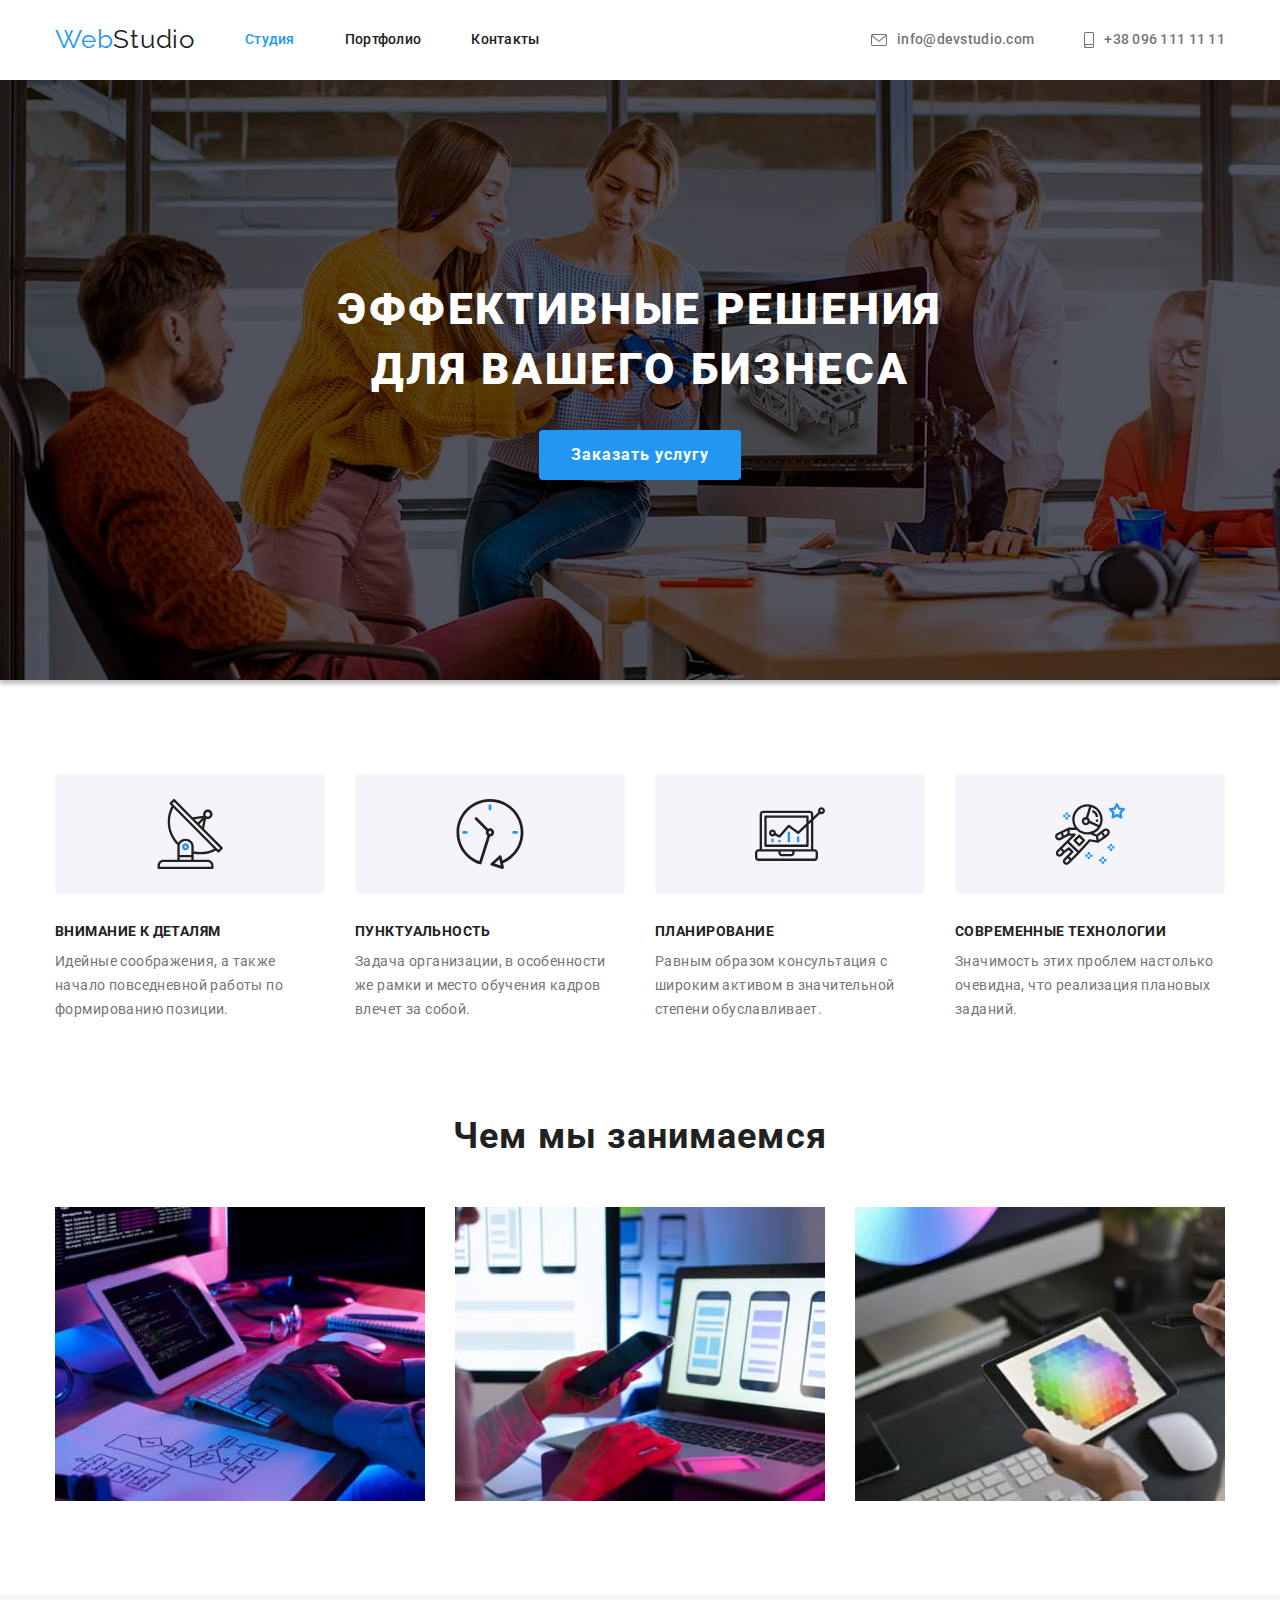
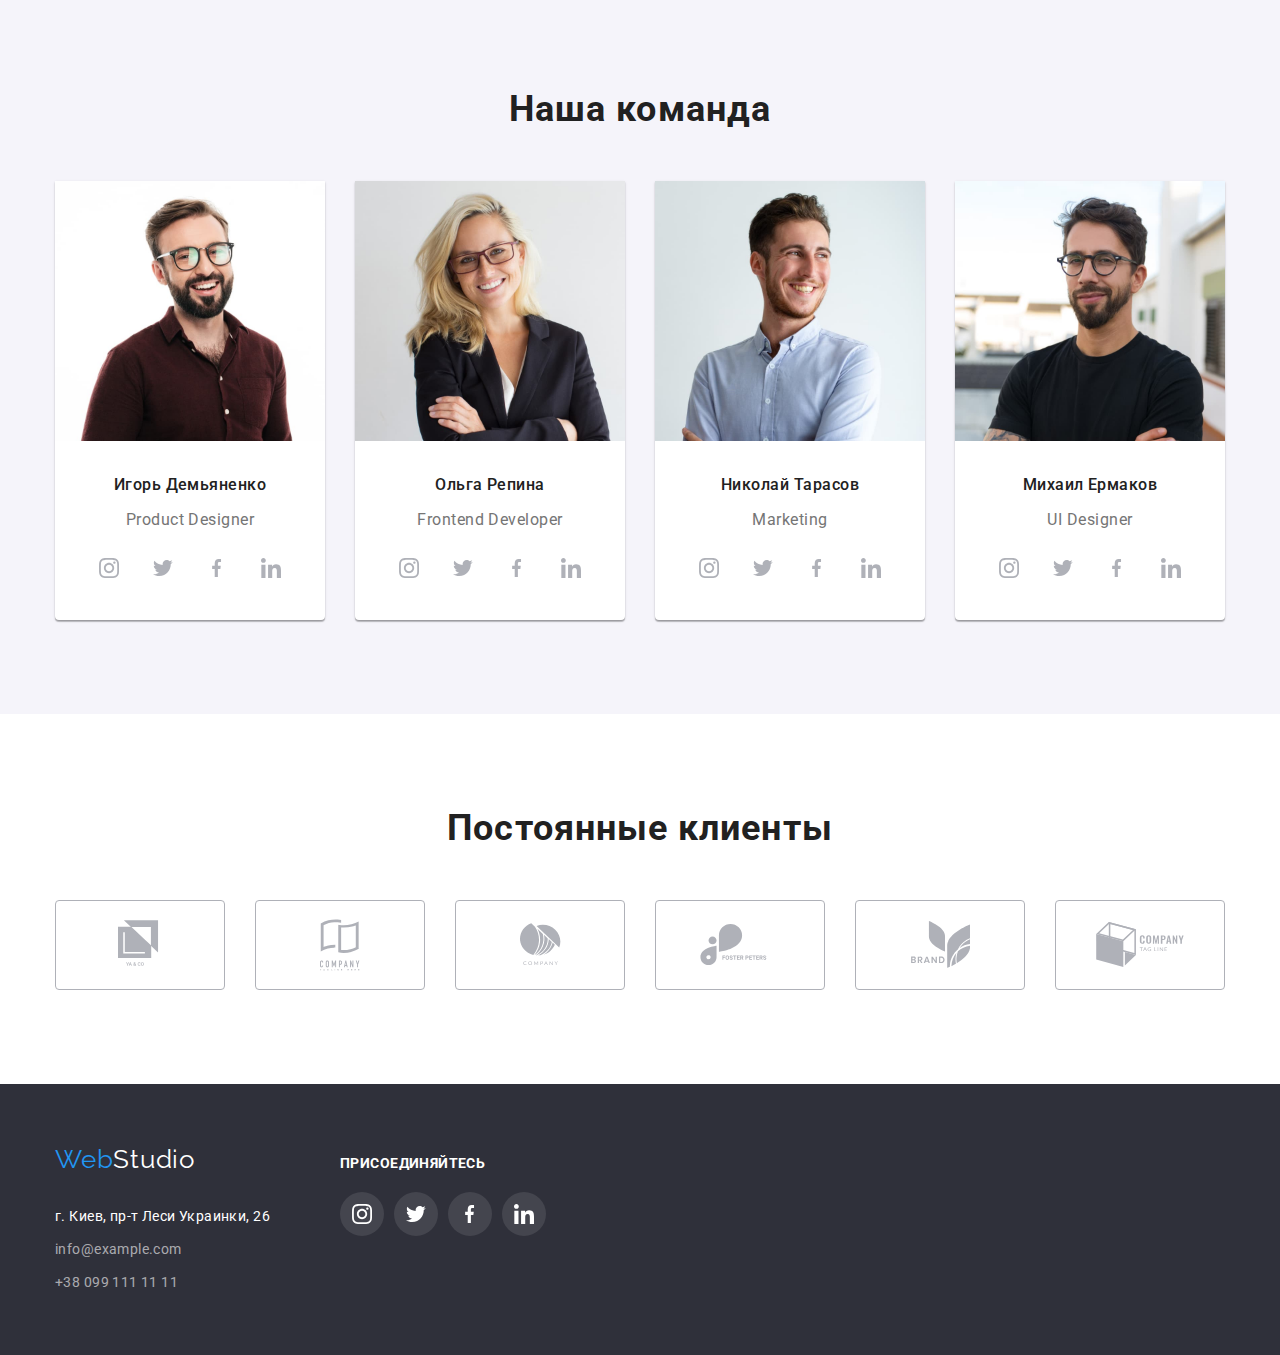
<file: index.html>
<!DOCTYPE html>
<html lang="ru">
  <head>
    <meta charset="UTF-8" />
    <meta name="viewport" content="width=device-width, initial-scale=1.0" />
    <title>Document</title>
    <link
      href="https://fonts.googleapis.com/css2?family=Raleway:wght@700&family=Roboto:wght@400;500;700&display=swap"
      rel="stylesheet"
    />
    <link
      rel="stylesheet"
      href="https://cdnjs.cloudflare.com/ajax/libs/modern-normalize/0.7.0/modern-normalize.min.css"
    />
    <link rel="stylesheet" href="./css/style.css" />
  </head>
  <body>
    <header>
      <div class="container site-head">
        <a href="./index.html" class="logo link"
          ><span class="accent">Web</span>Studio</a
        >
        <nav>
          <ul class="site-nav list">
            <li class="item">
              <a href="./index.html" class="link current">Студия</a>
            </li>
            <li class="item">
              <a href="./portfolio.html" class="link">Портфолио</a>
            </li>
            <li class="item">
              <a href="" class="link">Контакты</a>
            </li>
          </ul>
        </nav>
        <ul class="contacts list">
          <li class="item">
            <a href="mailto:info@devstudio.com" class="link"
              > <svg class="icon" width="16" height="12">
                <use href="./img/symbol-defs.svg#icon-envelope"></use>
              </svg>info@devstudio.com</a>
          </li>
          <li>
            <a href="tel:+380961111111" class="link"> <svg class="icon" width="10" height="16">
              <use href="./img/symbol-defs.svg#icon-smartphone"></use>
            
            </svg>+38 096 111 11 11</a>
          </li>
        </ul>
      </div>
    </header>
    <main>
      <section class="hero-container" >
        <div class="hero">
        <h1 class="hero-title ">Эффективные решения для вашего бизнеса</h1>
        <a href="" class="link">Заказать услугу</a>
        </div>
      </section>
      <section class="feature  ">
        <div class="container">
        <h2 class="section-title visually-hidden">Наши преимущества</h2>
        <ul class="feature-list list">
          <li class="feature-item">
            <div class="icon-container">
              <svg class="icon-features" width="70" height="70">
                <use href="./img/symbol-defs.svg#icon-antena"></use>
              </svg>
            </div>
            <h3 class="title">Внимание к деталям</h3>
            <p>
              Идейные соображения, а также начало повседневной работы по
              формированию позиции.
            </p>
          </li>
          <li class="feature-item">
            <div class="icon-container">
              <svg class="icon-features" width="70" height="70">
                <use href="./img/symbol-defs.svg#icon-clock"></use>
              </svg>
            </div>
            <h3 class="title">Пунктуальность</h3>
            <p>
              Задача организации, в особенности же рамки и место обучения кадров
              влечет за собой.
            </p>
          </li>
          <li class="feature-item">
            <div class="icon-container">
              <svg class="icon-features" width="70" height="70">
                <use href="./img/symbol-defs.svg#icon-diagram"></use>
              </svg>
            </div>
            <h3 class="title">Планирование</h3>
            <p>
              Равным образом консультация с широким активом в значительной
              степени обуславливает.
            </p>
          </li>
          <li class="feature-item">
            <div class="icon-container">
              <svg class="icon-features" width="70" height="70">
                <use href="./img/symbol-defs.svg#icon-astronaut"></use>
              </svg>
            </div>
            <h3 class="title">Современные технологии</h3>
            <p>
              Значимость этих проблем настолько очевидна, что реализация
              плановых заданий.
            </p>
          </li>
        </ul>
        </div>
      </section>
      <section class="work-list">
        <div class="container">
        <h2 class="section-title">Чем мы занимаемся</h2>
        <ul class="list">
          <li class="work-list-item">
            <img
              src="./img/desktop.jpg"
              alt="Разработка приложений"
              width="370"
            />
          </li>
          <li class="work-list-item">
            <img
              src="./img/mobile.jpg"
              alt="Разработка мобильных приложений"
              width="370"
            />
          </li>
          <li class="work-list-item">
            <img src="./img/design.jpg" alt="Разработка дизайна" width="370" />
          </li>
        </ul>
        </div>
      </section>
      <section class="our-team">
        <div class="container">
        <h2 class="section-title">Наша команда</h2>
        <ul class="list">
          <li class="list-item">
            <img
              class="photo"
              src="./img/igor.jpg"
              alt="Дизайнер"
              width="270"
            />
            <div class="description-teammates">
            <h3 class="teammates">Игорь Демьяненко</h3>
            <p>Product Designer</p>
            <ul class="list social">
                <li class="">
                  <a class="link social-button" href="" target="_blank" rel="noreferrer noopener" aria-label="instagram"> 
                    <svg class="button-icon" width="20" height="20">
                    <use href="./img/symbol-defs.svg#icon-instagram"  ></use>
                  </svg> </a></li>
                <li class="">
                  <a class="link social-button" href="" target="_blank" rel="noreferrer noopener" aria-label="instagram">
                    <svg class="button-icon" width="20" height="20">
                      <use href="./img/symbol-defs.svg#icon-twitter"></use>
                    </svg>
                  </a>
                </li>
                <li class="">
                  <a class="link social-button" href="" target="_blank" rel="noreferrer noopener" aria-label="instagram">
                    <svg class="button-icon" width="10" height="20">
                      <use href="./img/symbol-defs.svg#icon-facebook"></use>
                    </svg>
                  </a>
                </li>
                <li class="">
                  <a class="link social-button" href="" target="_blank" rel="noreferrer noopener" aria-label="instagram">
                    <svg class="button-icon" width="20" height="20">
                     <use href="./img/symbol-defs.svg#icon-linkedin  "></use>
                   </svg>
                  </a>
                </li>
            </ul>
            </div>
            </li>
            <li class="list-item">
              <img
              class="photo"
              src="./img/olga.jpg"
              alt="Разработчик"
              width="270"
               />
              <div class="description-teammates">
              <h3 class="teammates">Ольга Репина</h3>
              <p>Frontend Developer</p>
              <ul class="list social">
                <li class="">
                  <a class="link social-button" href="" target="_blank" rel="noreferrer noopener" aria-label="instagram">
                    <svg class="button-icon" width="20" height="20">
                     <use href="./img/symbol-defs.svg#icon-instagram"></use>
                    </svg> </a>
                </li>
                <li class="">
                  <a class="link social-button" href="" target="_blank" rel="noreferrer noopener" aria-label="instagram">
                    <svg class="button-icon" width="20" height="20">
                      <use href="./img/symbol-defs.svg#icon-twitter"></use>
                    </svg>
                  </a>
                </li>
                <li class="">
                  <a class="link social-button" href="" target="_blank" rel="noreferrer noopener" aria-label="instagram">
                    <svg class="button-icon" width="10" height="20">
                      <use href="./img/symbol-defs.svg#icon-facebook"></use>
                    </svg>
                  </a>
                </li>
                <li class="">
                  <a class="link social-button" href="" target="_blank" rel="noreferrer noopener" aria-label="instagram">
                    <svg class="button-icon" width="20" height="20">
                      <use href="./img/symbol-defs.svg#icon-linkedin  "></use>
                    </svg>
                  </a>
                </li>
              </ul>
              </div>
            </li>
            <li class="list-item">
              <img
              class="photo"
              src="./img/nikolay.jpg"
              alt="Маркетолог"
              width="270"
                />
              <div class="description-teammates">
              <h3 class="teammates">Николай Тарасов</h3>
              <p>Marketing</p>
              <ul class="list social">
                <li class="">
                  <a class="link social-button" href="" target="_blank" rel="noreferrer noopener" aria-label="instagram">
                    <svg class="button-icon" width="20" height="20">
                      <use href="./img/symbol-defs.svg#icon-instagram"></use>
                    </svg> </a>
                </li>
                <li class="">
                  <a class="link social-button" href="" target="_blank" rel="noreferrer noopener" aria-label="instagram">
                    <svg class="button-icon" width="20" height="20">
                      <use href="./img/symbol-defs.svg#icon-twitter"></use>
                    </svg>
                  </a>
                </li>
                <li class="">
                  <a class="link social-button" href="" target="_blank" rel="noreferrer noopener" aria-label="instagram">
                    <svg class="button-icon" width="10" height="20">
                      <use href="./img/symbol-defs.svg#icon-facebook"></use>
                    </svg>
                  </a>
                </li>
                <li class="">
                  <a class="link social-button" href="" target="_blank" rel="noreferrer noopener" aria-label="instagram">
                    <svg class="button-icon" width="20" height="20">
                      <use href="./img/symbol-defs.svg#icon-linkedin  "></use>
                    </svg>
                  </a>
                </li>
              </ul>
              </div>
            </li>
            <li class="list-item">
              <img
              class="photo"
              src="./img/mikhail.jpg"
              alt="Дизайнер интерфейса"
              width="270"
                />
              <div class="description-teammates">
              <h3 class="teammates">Михаил Ермаков</h3>
              <p>UI Designer</p>
              <ul class="list social">
                <li class="">
                  <a class="link social-button" href="" target="_blank" rel="noreferrer noopener" aria-label="instagram">
                    <svg class="button-icon" width="20" height="20">
                      <use href="./img/symbol-defs.svg#icon-instagram"></use>
                    </svg> </a></li>
                <li class="">
                  <a class="link social-button" href="" target="_blank" rel="noreferrer noopener" aria-label="instagram">
                    <svg class="button-icon" width="20" height="20">
                      <use href="./img/symbol-defs.svg#icon-twitter"></use>
                    </svg>
                  </a>
                </li>
                <li class="">
                  <a class="link social-button" href="" target="_blank" rel="noreferrer noopener" aria-label="instagram">
                    <svg class="button-icon" width="10" height="20">
                      <use href="./img/symbol-defs.svg#icon-facebook"></use>
                    </svg>
                  </a>
                </li>
                <li class="">
                  <a class="link social-button" href="" target="_blank" rel="noreferrer noopener" aria-label="instagram">
                    <svg class="button-icon" width="20" height="20">
                      <use href="./img/symbol-defs.svg#icon-linkedin  "></use>
                    </svg>
                  </a>
                </li>
              </ul>
              </div>
        </ul>
        </div>
      </section>
      <section class="our-clients">
        <div class="container">
          <h2 class="section-title">Постоянные клиенты</h2>
          <ul class="list">
            <li>
              <a class="link clients-icon" href="" target="_blank" rel="noreferrer noopener">
                <svg class="icon"  width="44.27" height="49.23" >
                  <use href="./img/symbol-defs.svg#icon-logo-1"></use>
                </svg>
              </a>
            </li>
            <li>
              <a class="link clients-icon" href="" target="_blank" rel="noreferrer noopener">
                <svg class="icon" width="40" height="52">
                  <use href="./img/symbol-defs.svg#icon-logo-2"></use>
                </svg>
              </a>
            </li>
            <li>
              <a class="link clients-icon" href="" target="_blank" rel="noreferrer noopener">
                <svg class="icon" width="41" height="42.6">
                  <use href="./img/symbol-defs.svg#icon-logo-3"></use>
                </svg>
              </a>
            </li>
            <li>
              <a class="link clients-icon" href="" target="_blank" rel="noreferrer noopener">
                <svg class="icon" width="79.66" height="42.02">
                  <use href="./img/symbol-defs.svg#icon-logo-4"></use>
                </svg>
              </a>
            </li>
            <li>
              <a class="link clients-icon" href="" target="_blank" rel="noreferrer noopener">
                <svg class="icon" width="59" height="47">
                  <use href="./img/symbol-defs.svg#icon-logo-5"></use>
                </svg>
              </a>
            </li>
            <li>
              <a class="link clients-icon" href="" target="_blank" rel="noreferrer noopener">
                <svg class="icon" width="88.48" height="45.44">
                  <use href="./img/symbol-defs.svg#icon-logo-6"></use>
                </svg>
              </a>
            </li>
            
          </ul>
        </div>
      </section>
    </main>
    <footer>
      <div class="container footer-container">
        <div class="footer-block">
        <a href="./index.html" class="link secondary-logo"
          ><span class="accent">Web</span>Studio</a
        >
        <address class="address">
          <span class="street">г. Киев, пр-т Леси Украинки, 26 </span>
          <ul class="list">
            <li class="contact-list">
              <a href="mailto:info@example.com" class="link"
                >info@example.com</a
              >
            </li>
            <li class="contact-list">
              <a href="tel:+380991111111" class="link">+38 099 111 11 11</a>
            </li>
          </ul>
        </address>
      </div>
        <div class=" footer-block connect">
          <h3 class="title">присоединяйтесь</h3>
          
          <ul class="list social">
            <li class="social-item">
              <a class="link social-button" href="" target="_blank" rel="noreferrer noopener" aria-label="instagram">
                <svg class="button-icon" width="20" height="20">
                  <use href="./img/symbol-defs.svg#icon-instagram"></use>
                </svg> </a></li>
            <li class="social-item">
              <a class="link social-button" href="" target="_blank" rel="noreferrer noopener" aria-label="instagram">
                <svg class="button-icon" width="20" height="20">
                  <use href="./img/symbol-defs.svg#icon-twitter"></use>
                </svg>
              </a>
            </li>
            <li class="social-item">
              <a class="link social-button" href="" target="_blank" rel="noreferrer noopener" aria-label="instagram">
                <svg class="button-icon" width="10" height="20">
                  <use href="./img/symbol-defs.svg#icon-facebook"></use>
                </svg>
              </a>
            </li>
            <li class="social-item">
              <a class="link social-button" href="" target="_blank" rel="noreferrer noopener" aria-label="instagram">
                <svg class="button-icon" width="20" height="20">
                  <use href="./img/symbol-defs.svg#icon-linkedin  "></use>
                </svg>
              </a>
            </li>
          </ul>
          
        
        </div>
      </div>
      
    </footer>
  </body>
</html>
</file>
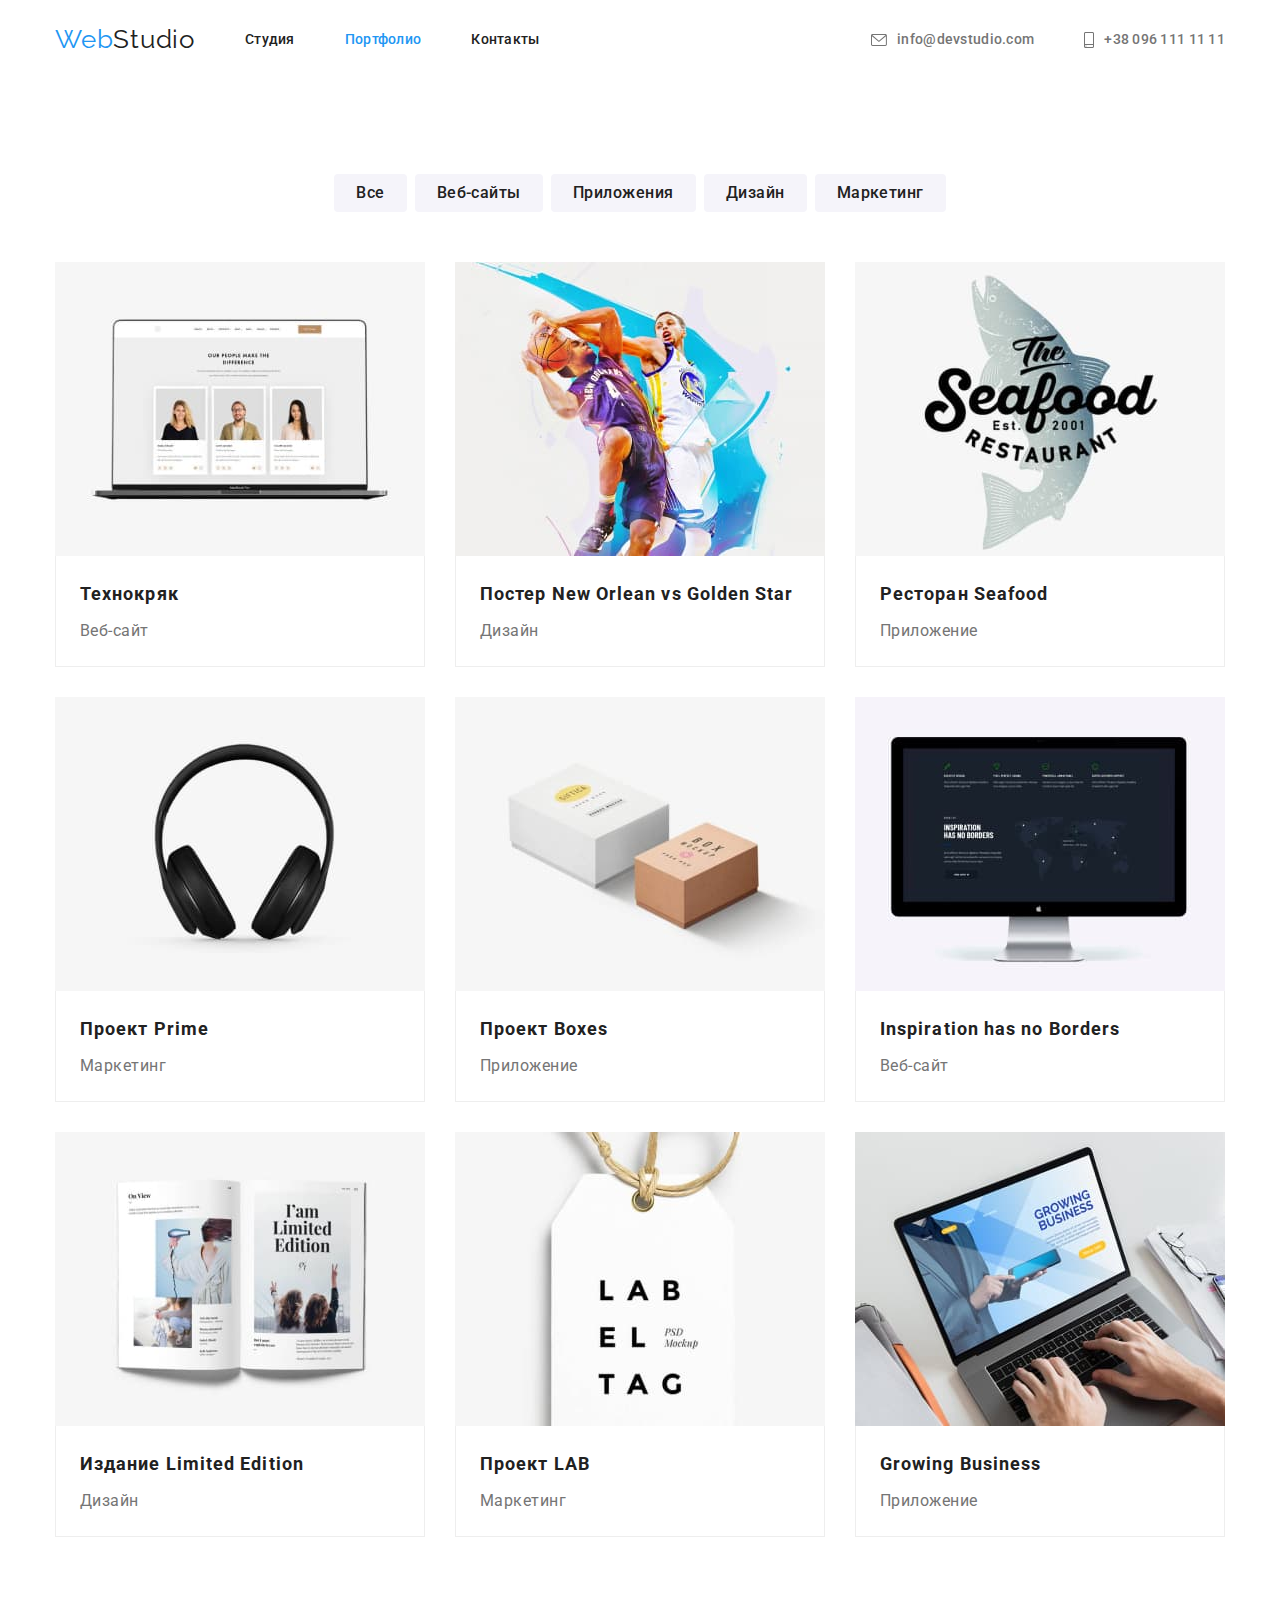
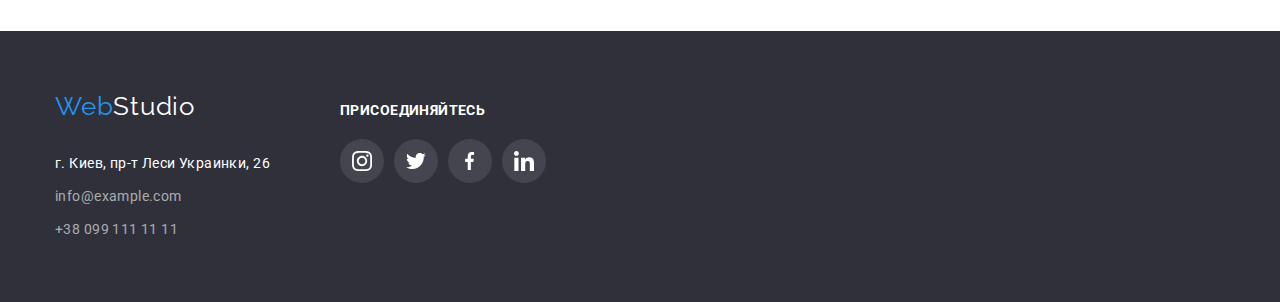
<file: portfolio.html>
<!DOCTYPE html>
<html lang="ru">
  <head>
    <meta charset="UTF-8" />
    <meta name="viewport" content="width=device-width, initial-scale=1.0" />
    <title>Document</title>
    <link
      href="https://fonts.googleapis.com/css2?family=Raleway:wght@700&family=Roboto:wght@400;500;700&display=swap"
      rel="stylesheet"
    />
    <link
      rel="stylesheet"
      href="https://cdnjs.cloudflare.com/ajax/libs/modern-normalize/0.7.0/modern-normalize.min.css"
    />
    <link rel="stylesheet" href="./css/style.css" />
  </head>
  <body>
    <header>
      <div class="container site-head">
        <a href="./index.html" class="logo link"><span class="accent">Web</span>Studio</a>
        <nav>
          <ul class="site-nav list">
            <li class="item">
              <a href="./index.html" class="link">Студия</a>
            </li>
            <li class="item">
              <a href="./portfolio.html" class="link current">Портфолио</a>
            </li>
            <li class="item">
              <a href="" class="link">Контакты</a>
            </li>
          </ul>
        </nav>
        <ul class="contacts list">
          <li class="item">
            <a href="mailto:info@devstudio.com" class="link"> <svg class="icon" width="16" height="12">
                <use href="./img/symbol-defs.svg#icon-envelope"></use>
              </svg>info@devstudio.com</a>
          </li>
          <li>
            <a href="tel:+380961111111" class="link"> <svg class="icon" width="10" height="16">
                <use href="./img/symbol-defs.svg#icon-smartphone"></use>
    
              </svg>+38 096 111 11 11</a>
          </li>
        </ul>
      </div>
    </header>
    <main>
      <section class="container-portfolio">
        <div class="container">
        <h1 class="section-title visually-hidden">Портфолио</h1>
        <ul class="list button-list">
          <li class="item"><button class="button">Все</button></li>
          <li class="item"><button class="button">Веб-сайты</button></li>
          <li class="item"><button class="button">Приложения</button></li>
          <li class="item"><button class="button">Дизайн</button></li>
          <li class="item"><button class="button">Маркетинг</button></li>
        </ul>
        <ul class="list projects">
          <li class="portfolio-item"> <a href="" class="link">
            <div class="portfolio-item-link">
              <img
                class="img"
                src="./img/portfolio/tech.jpg"
                alt="Технокряк"
                width="370"
              />
              <div class="description">
                <h2 class="title-item">Технокряк</h2>
                <p>Веб-сайт</p>
              </div>
            </div>
            </a>
          </li>
          <li class="portfolio-item"> <a href="" class="link">
            <div class="portfolio-item-link">
            <img
              class="img"
              src="./img/portfolio/poster.jpg"
              alt="Постер New Orlean vs Golden Star"
              width="370"
            />
            <div class="description">
              <h2 class="title-item">Постер New Orlean vs Golden Star</h2>
              <p>Дизайн</p>
          </div>
          </div>
          </a>
          </li>
          <li class="portfolio-item"> <a href="" class="link">
            <div class="portfolio-item-link">
            <img
              class="img"
              src="./img/portfolio/seafood.jpg"
              alt="Ресторан Seafood"
              width="370"
            />
            <div class="description">
              <h2 class="title-item">Ресторан Seafood</h2>
              <p>Приложение</p>
            </div>
            </div>
            </a>
          </li>
          <li class="portfolio-item"> <a href="" class="link">
            <div class="portfolio-item-link">
            <img
              class="img"
              src="./img/portfolio/prime.jpg"
              alt="Проект Prime"
              width="370"
            />
            <div class="description">
              <h2 class="title-item">Проект Prime</h2>
              <p>Маркетинг</p>
            </div>
            </div>
            </a>
          </li>
          
          <li class="portfolio-item"> <a href=""  class="link">
            <div class="portfolio-item-link">
            <img
              class="img"
              src="./img/portfolio/boxes.jpg"
              alt="Проект Boxes"
              width="370"
            />
            <div class="description">
              <h2 class="title-item">Проект Boxes</h2>
              <p>Приложение</p>
            </div>
            </div>
            </a>
          </li>
          <li class="portfolio-item"> <a href=""  class="link">
            <div class="portfolio-item-link">
            <img
              class="img"
              src="./img/portfolio/inspiration.jpg"
              alt="Inspiration has no Borders"
              width="370"
            />
            <div class="description">
              <h2 class="title-item">Inspiration has no Borders</h2>
              <p>Веб-сайт</p>
            </div>
            </div>
            </a>
          </li>
          <li class="portfolio-item"> <a href=""  class="link">
            <div class="portfolio-item-link">
            <img
              class="img"
              src="./img/portfolio/limited.jpg"
              alt="Издание Limited Edition"
              width="370"
            />
            <div class="description">
              <h2 class="title-item">Издание Limited Edition</h2>
              <p>Дизайн</p>
            </div>
            </div>
            </a>
          </li>
          <li class="portfolio-item"> <a href=""  class="link">
            <div class="portfolio-item-link">
            <img
              class="img"
              src="./img/portfolio/lab.jpg"
              alt="Проект LAB"
              width="370"
            />
            <div class="description">
              <h2 class="title-item">Проект LAB</h2>
              <p>Маркетинг</p>
            </div>
            </div>
            </a>
          </li>
          <li class="portfolio-item"> <a href=""  class="link">
            <div class="portfolio-item-link">
            <img
              class="img"
              src="./img/portfolio/gowing.jpg"
              alt="Growing Business"
              width="370"
            />
            <div class="description">
              <h2 class="title-item">Growing Business</h2>
              <p>Приложение</p>
            </div>
            </div>
            </a>
          </li>
        </ul>
        </div>
      </section>
    </main>
    <footer>
      <div class="container footer-container">
        <div class="footer-block">
          <a href="./index.html" class="link secondary-logo"><span class="accent">Web</span>Studio</a>
          <address class="address">
            <span class="street">г. Киев, пр-т Леси Украинки, 26 </span>
            <ul class="list">
              <li class="contact-list">
                <a href="mailto:info@example.com" class="link">info@example.com</a>
              </li>
              <li class="contact-list">
                <a href="tel:+380991111111" class="link">+38 099 111 11 11</a>
              </li>
            </ul>
          </address>
        </div>
        <div class=" footer-block connect">
          <h3 class="title">присоединяйтесь</h3>
    
          <ul class="list social">
            <li class="social-item">
              <a class="link social-button" href="" target="_blank" rel="noreferrer noopener" aria-label="instagram">
                <svg class="button-icon" width="20" height="20">
                  <use href="./img/symbol-defs.svg#icon-instagram"></use>
                </svg> </a></li>
            <li class="social-item">
              <a class="link social-button" href="" target="_blank" rel="noreferrer noopener" aria-label="instagram">
                <svg class="button-icon" width="20" height="20">
                  <use href="./img/symbol-defs.svg#icon-twitter"></use>
                </svg>
              </a>
            </li>
            <li class="social-item">
              <a class="link social-button" href="" target="_blank" rel="noreferrer noopener" aria-label="instagram">
                <svg class="button-icon" width="10" height="20">
                  <use href="./img/symbol-defs.svg#icon-facebook"></use>
                </svg>
              </a>
            </li>
            <li class="social-item">
              <a class="link social-button" href="" target="_blank" rel="noreferrer noopener" aria-label="instagram">
                <svg class="button-icon" width="20" height="20">
                  <use href="./img/symbol-defs.svg#icon-linkedin  "></use>
                </svg>
              </a>
            </li>
          </ul>
    
    
        </div>
      </div>
    
    </footer>
  </body>
</html>
</file>
<file: css/style.css>
:root {
  --primary-text-color: #757575;
  --title-text-color: #212121;
  --accent-color: #2196f3;
  --primary-white-color: #ffffff;
  --icon-color: #afb1b8;
}
body {
  color: var(--primary-text-color);
  font-family: Roboto, sans-serif;
}
.container {
  width: 1200px;
  margin-left: auto;
  margin-right: auto;
  padding-left: 15px;
  padding-right: 15px;
}
.link {
  text-decoration: none;
}
.list {
  list-style: none;
  margin: 0;
  padding: 0;
}
.logo {
  color: var(--title-text-color);
  font-family: Raleway, sans-serif;
  font-size: 26px;
  line-height: 1.2;
  letter-spacing: 0.03em;

  margin-right: 50px;
}

.accent {
  color: var(--accent-color);
}
.site-nav {
  display: flex;
}
.site-head {
  display: flex;
  align-items: center;
}
.contacts {
  display: flex;
  margin-left: auto;
}
.site-nav .item:not(:last-child) {
  margin-right: 50px;
}
.contacts .item:not(:last-child) {
  margin-right: 50px;
}
.site-nav .link {
  color: var(--title-text-color);

  font-size: 14px;
  line-height: 1.14;
  letter-spacing: 0.02em;
  font-weight: 500;

  display: inline-block;
  padding-top: 32px;
  padding-bottom: 32px;
}
.site-nav .link:hover,
.site-nav .link:focus {
  color: var(--accent-color);
}
.site-nav .current {
  color: var(--accent-color);
}
.contacts .link {
  color: var(--primary-text-color);

  font-size: 14px;
  line-height: 1.14;
  letter-spacing: 0.02em;
  font-weight: 500;

  display: flex;
  align-items: center;
}
.contacts .link:hover,
.contacts .link:focus {
  color: var(--accent-color);
}
.contacts .link:hover .icon,
.contacts .link:focus .icon {
  fill: var(--accent-color);
}
.contacts .icon {
  fill: currentColor;
  margin-right: 10px;
}
.hero-container {
  background-color: #c4c4c4;
}
.hero {
  background-image: linear-gradient(rgba(0, 0, 0, 0.4), rgba(0, 0, 0, 0.4)),
    url('../img/bg-hero.jpg');

  max-width: 1600px;
  height: 600px;
  text-align: center;
  padding: 200px 0;
  margin-left: auto;
  margin-right: auto;
  box-shadow: 0px 4px 4px rgba(0, 0, 0, 0.25);
}
.hero-title {
  color: var(--primary-white-color);

  font-weight: 900;
  font-size: 44px;
  line-height: 1.36;
  letter-spacing: 0.06em;
  text-transform: uppercase;

  width: 696px;
  margin: 0 auto;
  margin-bottom: 30px;
}
.visually-hidden {
  position: absolute;
  width: 1px;
  height: 1px;
  margin: -1px;
  border: 0;
  padding: 0;
  clip: rect(0 0 0 0);
  overflow: hidden;
}
.hero .link {
  color: var(--primary-white-color);
  background-color: var(--accent-color);

  font-weight: 700;
  font-size: 16px;
  line-height: 1.87;
  letter-spacing: 0.06em;

  display: inline-block;
  min-width: 200px;
  padding: 10px 32px;
  border-radius: 4px;
}
.hero .link:hover,
.hero .link:focus {
  color: var(--accent-color);
  background: var(--primary-white-color);
}
.feature {
  font-size: 14px;
  line-height: 1.71;
  letter-spacing: 0.03em;
  padding-bottom: 94px;
  padding-top: 94px;
}
.feature-list {
  display: flex;
}
.feature-item {
  width: 270px;
  justify-content: space-between;
}
.feature-item:not(:last-child) {
  margin-right: 30px;
}
.icon-container {
  height: 120px;
  background-color: #f5f4fa;
  margin-bottom: 30px;
  border-radius: 4px;

  display: flex;
  align-items: center;
  justify-content: center;
}

.section-title {
  color: var(--title-text-color);

  font-weight: 700;
  font-size: 36px;
  line-height: 1.16;
  letter-spacing: 0.03em;

  text-align: center;
  margin-top: 0;
  margin-bottom: 50px;
}
p {
  margin-top: 0;
  margin-bottom: 0;
}
.feature-list .title {
  color: var(--title-text-color);

  font-weight: 700;
  font-size: 14px;
  line-height: 1.14;
  letter-spacing: 0.03em;
  text-transform: uppercase;

  margin-top: 0;
  margin-bottom: 10px;
}

.work-list {
  padding-bottom: 94px;
}
.work-list .list {
  display: flex;
  justify-content: space-between;
}
.work-list-item > img {
  display: block;
}
.work-list-item:not(:last-child) {
  margin-right: 30px;
}

.our-team {
  color: var(--primary-text-color);

  font-size: 16px;
  line-height: 1.18;
  letter-spacing: 0.03em;

  padding-top: 94px;
  padding-bottom: 94px;
  background: #f5f4fa;
}
.our-team .list {
  display: flex;
  justify-content: space-between;
}
.photo {
  margin-bottom: 30px;
}
.list-item {
  padding-bottom: 30px;
  text-align: center;
  background-color: var(--primary-white-color);
  border-radius: 0 0 4px 4px;
  box-shadow: 0px 1px 3px rgba(0, 0, 0, 0.12), 0px 1px 1px rgba(0, 0, 0, 0.14),
    0px 2px 1px rgba(0, 0, 0, 0.2);
}
.teammates {
  color: var(--title-text-color);

  font-size: 16px;
  line-height: 1.18;
  font-weight: 500;
  margin-top: 0;
}
.description-teammates {
  padding-left: 32px;
  padding-right: 32px;
}
.social {
  margin-top: 16px;
}
.social-button {
  border: none;
  width: 44px;
  height: 44px;
  color: #2a2a2a;
  border-radius: 50%;

  display: flex;
  align-items: center;
  justify-content: center;
}
.button-icon {
  fill: var(--icon-color);
}
.social-button:hover,
.social-button:focus {
  background-color: var(--accent-color);
}
.social-button:hover .button-icon,
.social-button:focus .button-icon {
  fill: var(--primary-white-color);
}

.social-button:not(:last-child) {
  margin-right: 10px;
}
.our-clients .container {
  padding-top: 94px;
  padding-bottom: 94px;
}
.our-clients .list {
  display: flex;
  justify-content: space-between;
}
.our-clients .link {
  display: flex;
  justify-content: center;
  align-items: center;
  width: 170px;
  height: 90px;
  border: 1px solid var(--icon-color);
  border-radius: 4px;
  fill: var(--icon-color);
}
.clients-icon .icon {
}

.clients-icon:hover .icon,
.clients-icon:focus .icon {
  fill: var(--accent-color);
}
.clients-icon:hover,
.clients-icon:focus {
  border: 1px solid var(--accent-color);
}

footer {
  background-color: #2f303a;
}
.footer-container {
  padding-top: 60px;
  padding-bottom: 60px;
  display: flex;
  align-items: baseline;
}
.footer-container > .footer-block:not(:last-child) {
  margin-right: 70px;
}
.secondary-logo {
  color: var(--primary-white-color);

  font-family: Raleway, sans-serif;
  font-size: 26px;
  line-height: 1.2;
  letter-spacing: 0.03em;

  display: inline-block;
  margin-bottom: 30px;
}
.address {
  color: var(--primary-white-color);

  font-size: 14px;
  line-height: 1.71;
  letter-spacing: 0.03em;
  font-weight: 400;
  font-style: normal;
}
.address .link {
  color: rgba(255, 255, 255, 0.6);
}
.contact-list:not(:last-child) {
  margin-bottom: 9px;
}
.street {
  display: inline-block;
  margin-bottom: 9px;
}
.connect .title {
  color: var(--primary-white-color);
  font-weight: 700;
  font-size: 14px;
  line-height: 1.14;
  letter-spacing: 0.03em;
  text-transform: uppercase;
  margin-top: 0px;
  margin-bottom: 20px;
}
.connect .social {
  display: flex;
  margin-top: 0;
}
.connect .button-icon {
  fill: var(--primary-white-color);
}
.connect .social-item:not(:last-child) {
  margin-right: 10px;
}
.connect .social-button {
  background-color: rgba(255, 255, 255, 0.1);
}
.connect .social-button:hover,
.connect .social-button:focus {
  background-color: var(--accent-color);
}
.connect .social-button:hover .button-icon,
.connect .social-button:focus .button-icon {
  fill: var(--primary-white-color);
}
.button {
  color: var(--title-text-color);
  background: #f5f4fa;

  font-family: Roboto, sans-serif;
  text-decoration: none;
  font-weight: 500;
  font-size: 16px;
  line-height: 1.62;
  letter-spacing: 0.03em;

  border: 0;
  border-radius: 4px;
  padding: 6px 22px;
}
.button-list .item:not(:last-child) {
  margin-right: 8px;
}
.button-list {
  margin-bottom: 50px;
  display: flex;
  justify-content: center;
}
.button:hover,
.button:focus {
  color: var(--primary-white-color);
  background: var(--accent-color);
  box-shadow: 0px 3px 1px rgba(0, 0, 0, 0.1), 0px 1px 2px rgba(0, 0, 0, 0.08),
    0px 2px 2px rgba(0, 0, 0, 0.12);
}
.description {
  border: 1px solid #eeeeee;
  padding-bottom: 20px;
  padding-top: 20px;
  border-top-width: 0;
  padding-left: 24px;
  padding-right: 24px;
}
.portfolio-item .link {
  color: var(--primary-text-color);
  font-size: 16px;
  line-height: 1.87;
  letter-spacing: 0.03em;

  width: calc((100% - 60px) / 3);
}
.portfolio-item .link:hover .portfolio-item-link,
.portfolio-item .link:focus .portfolio-item-link {
  box-shadow: 0px 1px 1px rgba(0, 0, 0, 0.12), 0px 4px 4px rgba(0, 0, 0, 0.06),
    1px 4px 6px rgba(0, 0, 0, 0.16);
}

.portfolio-item:not(:nth-child(3n)) {
  margin-right: 30px;
}
.portfolio-item:not(:nth-last-child(-n + 3)) {
  margin-bottom: 30px;
}
.projects {
  display: flex;
  flex-wrap: wrap;
}
.img {
  display: block;
  margin-right: 0;
}
.title-item {
  color: var(--title-text-color);

  font-size: 18px;
  line-height: 2;
  letter-spacing: 0.06em;

  margin-bottom: 4px;
  margin-top: 0;
}
.container-portfolio {
  padding-top: 94px;
  padding-bottom: 94px;
}
</file>
